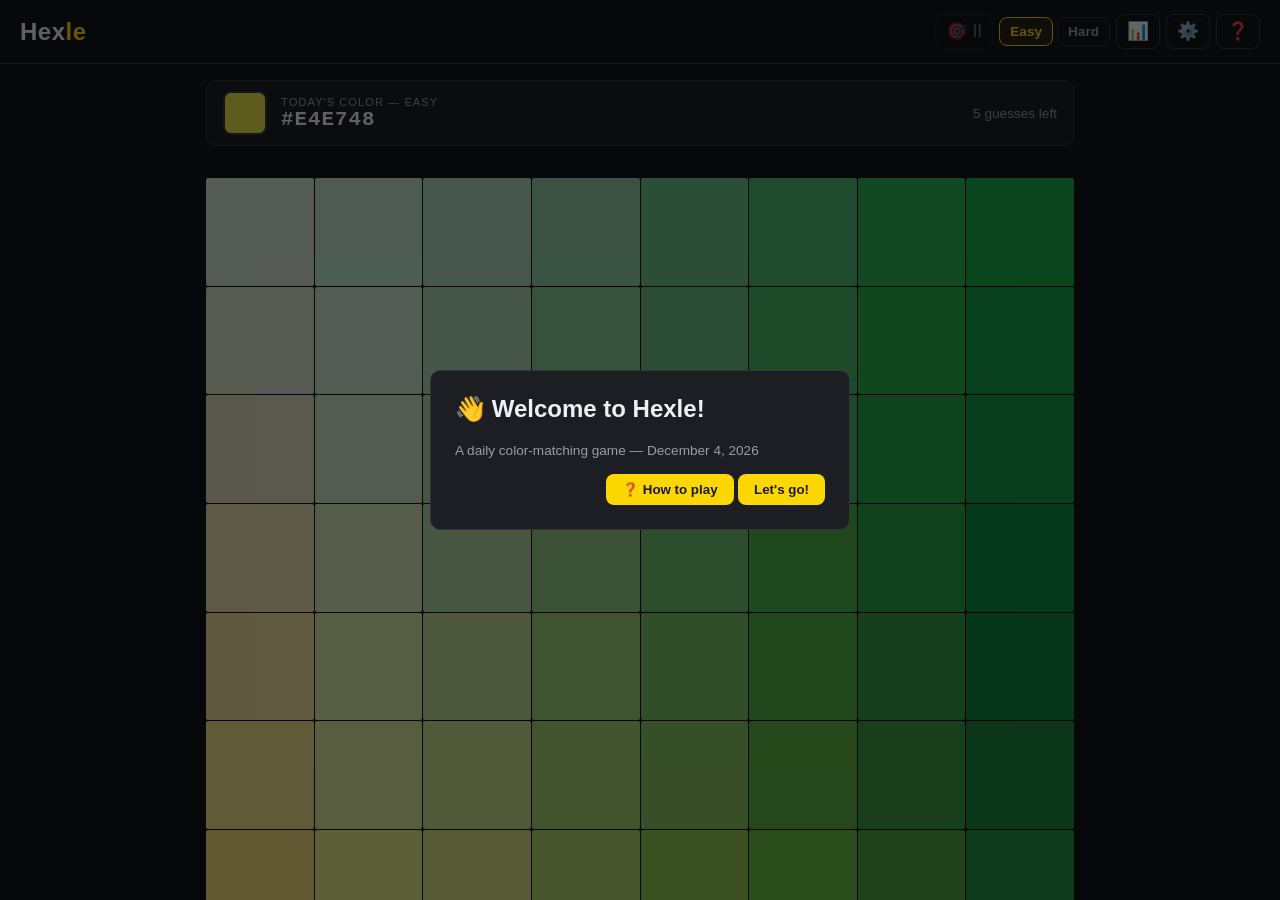
<file: index.html>
<!DOCTYPE html>
<html lang="en">
<head>
<meta charset="UTF-8">
<meta name="viewport" content="width=device-width, initial-scale=1.0">
<title>Hexle — Daily Color Guessing Game</title>
<meta name="description" content="Hexle is a free daily color-guessing game. You get a hex color and 5 tries to find the matching swatch on the grid — a new color every day, plus two practice rounds that don't count toward your streak.">
<link rel="canonical" href="https://hexle.us/">
<meta name="google-site-verification" content="bbJclyEYlvQSypvbv7do6s0xHoVHU6PsBIfWQsyJv6g" />

<!-- Open Graph / social link previews -->
<meta property="og:type" content="website">
<meta property="og:url" content="https://hexle.us/">
<meta property="og:title" content="Hexle — Daily Color Guessing Game">
<meta property="og:description" content="Guess today's hex color in 5 tries. A free daily puzzle game, Wordle-style but for color.">
<meta property="og:site_name" content="Hexle">
<!-- 1200x675 (16:9) wordmark -- the large-card size Reddit/Discord/iMessage/Slack/X expect -->
<meta property="og:image" content="https://hexle.us/icons/hexle-wordmark-1200x675.png">
<meta property="og:image:width" content="1200">
<meta property="og:image:height" content="675">
<meta property="og:image:alt" content="Hexle — daily color guessing game">

<meta name="twitter:card" content="summary_large_image">
<meta name="twitter:title" content="Hexle — Daily Color Guessing Game">
<meta name="twitter:description" content="Guess today's hex color in 5 tries. A free daily puzzle game, Wordle-style but for color.">
<meta name="twitter:image" content="https://hexle.us/icons/hexle-wordmark-1200x675.png">
<meta name="twitter:image:alt" content="Hexle — daily color guessing game">

<!-- Structured data -- helps search engines understand this is a free, playable game -->
<script type="application/ld+json">
{
  "@context": "https://schema.org",
  "@type": "WebApplication",
  "name": "Hexle",
  "url": "https://hexle.us",
  "description": "A free daily color-guessing game -- match today's hex color in 5 tries.",
  "applicationCategory": "Game",
  "operatingSystem": "Any",
  "offers": { "@type": "Offer", "price": "0", "priceCurrency": "USD" }
}
</script>

<!-- Google Search's favicon crawler prefers a raster icon >=48x48 over SVG,
     and only uses one favicon per site -- this 96x96 PNG is listed first
     so it wins that pick, while the SVG/smaller PNGs stay for browsers'
     own tab-icon rendering, which does support multiple/scalable icons. -->
<link rel="icon" type="image/png" sizes="96x96" href="favicon-96.png">
<link rel="icon" type="image/png" sizes="48x48" href="favicon-48.png">
<link rel="icon" type="image/svg+xml" href="favicon.svg">
<link rel="icon" type="image/png" sizes="32x32" href="favicon-32.png">
<link rel="icon" type="image/png" sizes="16x16" href="favicon-16.png">
<link rel="apple-touch-icon" href="apple-touch-icon.png">
<link rel="manifest" href="manifest.webmanifest">
<meta name="theme-color" content="#121316">
<meta name="apple-mobile-web-app-capable" content="yes">
<meta name="apple-mobile-web-app-status-bar-style" content="black-translucent">
<meta name="apple-mobile-web-app-title" content="Hexle">
<link rel="stylesheet" href="style.css">
<!-- Cloudflare Web Analytics --><script type='module' src='https://static.cloudflareinsights.com/beacon.min.js' data-cf-beacon='{"token": "f6941b6179d745a7a39e403154f3e8da"}'></script><!-- End Cloudflare Web Analytics -->
</head>
<body>
<div class="app-shell">
<header class="topbar">
  <h1>Hex<span class="accent">le</span></h1>
  <div class="topbar-actions">
    <button id="practice-btn" class="icon-btn" title="Practice puzzles" aria-label="Practice puzzles">🎯 II</button>
    <div id="mode-switcher" class="mode-switcher">
      <button data-mode="easy" class="mode-btn">Easy</button>
      <button data-mode="hard" class="mode-btn">Hard</button>
    </div>
    <button id="stats-btn" class="icon-btn" title="Stats" aria-label="Stats">📊</button>
    <button id="settings-btn" class="icon-btn" title="Settings" aria-label="Settings">⚙️</button>
    <button id="help-btn" class="icon-btn" title="How to play" aria-label="How to play">❓</button>
    <button id="install-btn" class="icon-btn" title="Add to Home Screen" aria-label="Add to Home Screen" hidden>📲</button>
  </div>
</header>

<main>
  <div class="fixed-top">
    <section class="prompt-card">
      <div id="prompt-swatch" class="prompt-swatch"></div>
      <div class="prompt-main">
        <div id="prompt-label" class="prompt-label">Today's color</div>
        <div id="prompt-hex" class="prompt-hex">#000000</div>
      </div>
      <div id="target-name-reveal" class="target-name-reveal"></div>
      <div id="attempts-remaining" class="attempts-remaining">5 guesses left</div>
    </section>
    <section id="latest-guess" class="latest-guess"></section>
  </div>

  <div class="grid-scroll-area">
    <section id="history" class="history"></section>
    <div class="grid-pan-wrapper">
      <section id="grid-container" class="grid-container"></section>
    </div>
    <div id="grid-footer" class="grid-footer"></div>
  </div>
</main>
</div>

<div id="modal-backdrop" class="modal-backdrop hidden">
  <div id="modal" class="modal"></div>
</div>

<script src="colors-data.js"></script>
<script src="targets.js"></script>
<script src="app.js"></script>
<script>
if ("serviceWorker" in navigator) {
  window.addEventListener("load", () => {
    navigator.serviceWorker.register("sw.js").catch(() => {});
  });
}
</script>
</body>
</html>
</file>
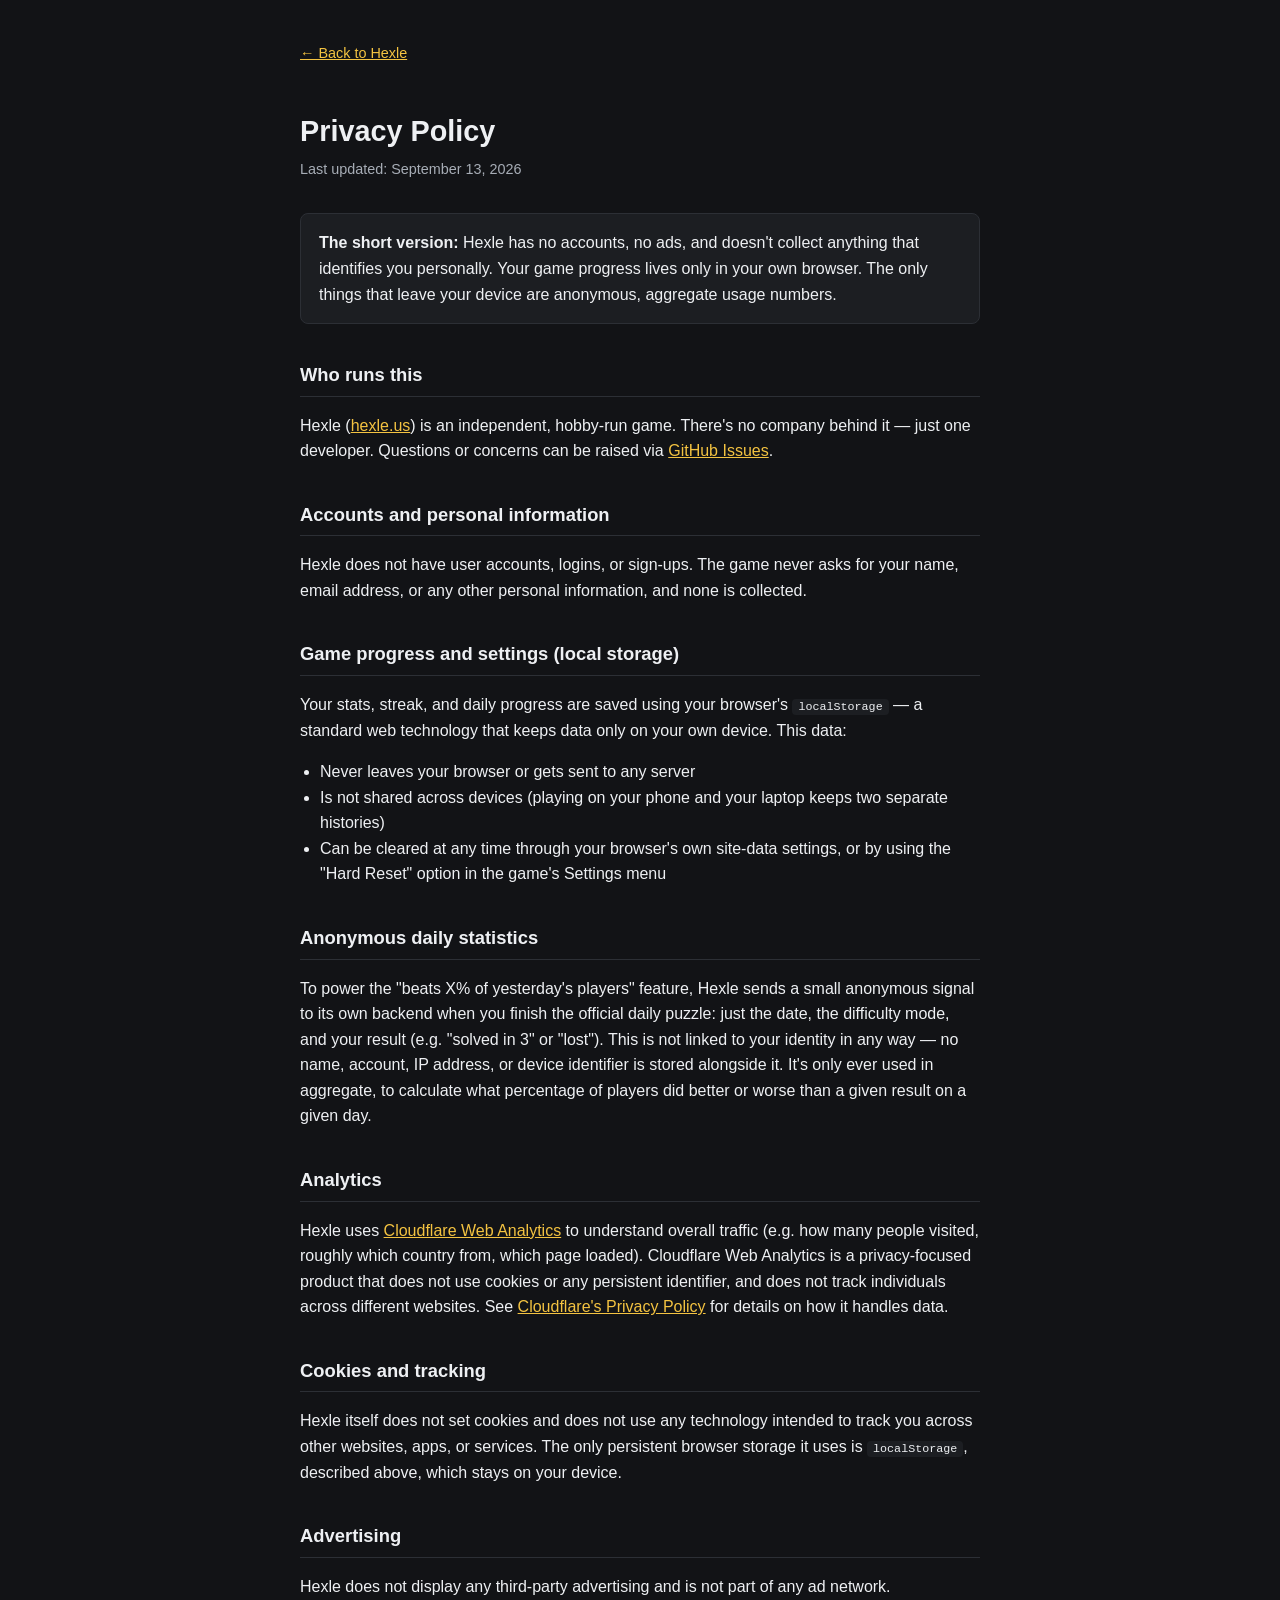
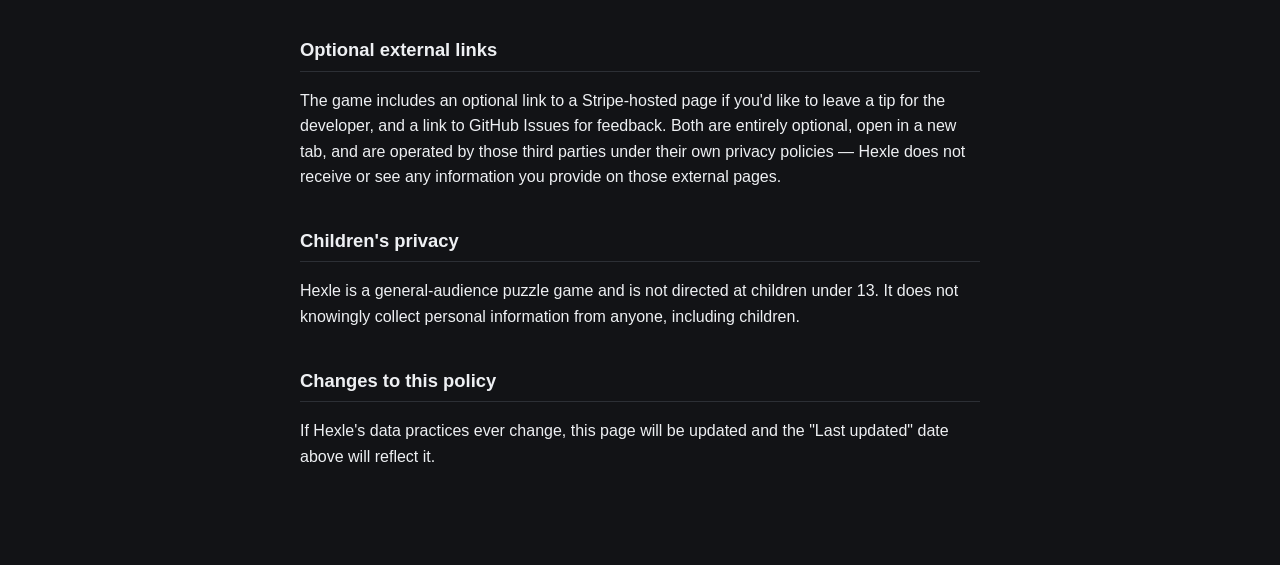
<file: privacy.html>
<!DOCTYPE html>
<html lang="en">
<head>
<meta charset="UTF-8">
<meta name="viewport" content="width=device-width, initial-scale=1.0">
<title>Privacy Policy — Hexle</title>
<meta name="robots" content="index,follow">
<link rel="icon" type="image/svg+xml" href="favicon.svg">
<link rel="canonical" href="https://hexle.us/privacy.html">
<style>
  :root {
    --bg: #121316;
    --bg-elevated: #1c1e22;
    --text: #eef0f3;
    --text-dim: #a7adb6;
    --border: #2c2f35;
    --accent: #f4c341;
  }
  * { box-sizing: border-box; }
  body {
    margin: 0;
    background: var(--bg);
    color: var(--text);
    font-family: -apple-system, BlinkMacSystemFont, "Segoe UI", Roboto, Helvetica, Arial, sans-serif;
    line-height: 1.6;
  }
  .wrap {
    max-width: 720px;
    margin: 0 auto;
    padding: 40px 20px 80px;
  }
  a { color: var(--accent); }
  h1 {
    font-size: 1.8rem;
    margin-bottom: 4px;
  }
  .updated {
    color: var(--text-dim);
    font-size: 0.9rem;
    margin-bottom: 32px;
  }
  h2 {
    font-size: 1.15rem;
    margin-top: 36px;
    margin-bottom: 8px;
    border-bottom: 1px solid var(--border);
    padding-bottom: 6px;
  }
  p, li { color: var(--text); }
  ul { padding-left: 20px; }
  .back-link {
    display: inline-block;
    margin-bottom: 24px;
    font-size: 0.9rem;
  }
  .summary-box {
    background: var(--bg-elevated);
    border: 1px solid var(--border);
    border-radius: 8px;
    padding: 16px 18px;
    margin-bottom: 28px;
  }
  .summary-box p { margin: 0; }
  code {
    background: var(--bg-elevated);
    padding: 1px 6px;
    border-radius: 4px;
    font-size: 0.9em;
  }
</style>
</head>
<body>
<div class="wrap">
  <a class="back-link" href="/">← Back to Hexle</a>
  <h1>Privacy Policy</h1>
  <div class="updated">Last updated: September 13, 2026</div>

  <div class="summary-box">
    <p><strong>The short version:</strong> Hexle has no accounts, no ads, and doesn't collect anything that identifies you personally. Your game progress lives only in your own browser. The only things that leave your device are anonymous, aggregate usage numbers.</p>
  </div>

  <h2>Who runs this</h2>
  <p>Hexle (<a href="https://hexle.us">hexle.us</a>) is an independent, hobby-run game. There's no company behind it — just one developer. Questions or concerns can be raised via <a href="https://github.com/clamb9289/Hexle/issues/new" target="_blank" rel="noopener">GitHub Issues</a>.</p>

  <h2>Accounts and personal information</h2>
  <p>Hexle does not have user accounts, logins, or sign-ups. The game never asks for your name, email address, or any other personal information, and none is collected.</p>

  <h2>Game progress and settings (local storage)</h2>
  <p>Your stats, streak, and daily progress are saved using your browser's <code>localStorage</code> — a standard web technology that keeps data only on your own device. This data:</p>
  <ul>
    <li>Never leaves your browser or gets sent to any server</li>
    <li>Is not shared across devices (playing on your phone and your laptop keeps two separate histories)</li>
    <li>Can be cleared at any time through your browser's own site-data settings, or by using the "Hard Reset" option in the game's Settings menu</li>
  </ul>

  <h2>Anonymous daily statistics</h2>
  <p>To power the "beats X% of yesterday's players" feature, Hexle sends a small anonymous signal to its own backend when you finish the official daily puzzle: just the date, the difficulty mode, and your result (e.g. "solved in 3" or "lost"). This is not linked to your identity in any way — no name, account, IP address, or device identifier is stored alongside it. It's only ever used in aggregate, to calculate what percentage of players did better or worse than a given result on a given day.</p>

  <h2>Analytics</h2>
  <p>Hexle uses <a href="https://www.cloudflare.com/web-analytics/" target="_blank" rel="noopener">Cloudflare Web Analytics</a> to understand overall traffic (e.g. how many people visited, roughly which country from, which page loaded). Cloudflare Web Analytics is a privacy-focused product that does not use cookies or any persistent identifier, and does not track individuals across different websites. See <a href="https://www.cloudflare.com/privacypolicy/" target="_blank" rel="noopener">Cloudflare's Privacy Policy</a> for details on how it handles data.</p>

  <h2>Cookies and tracking</h2>
  <p>Hexle itself does not set cookies and does not use any technology intended to track you across other websites, apps, or services. The only persistent browser storage it uses is <code>localStorage</code>, described above, which stays on your device.</p>

  <h2>Advertising</h2>
  <p>Hexle does not display any third-party advertising and is not part of any ad network.</p>

  <h2>Optional external links</h2>
  <p>The game includes an optional link to a Stripe-hosted page if you'd like to leave a tip for the developer, and a link to GitHub Issues for feedback. Both are entirely optional, open in a new tab, and are operated by those third parties under their own privacy policies — Hexle does not receive or see any information you provide on those external pages.</p>

  <h2>Children's privacy</h2>
  <p>Hexle is a general-audience puzzle game and is not directed at children under 13. It does not knowingly collect personal information from anyone, including children.</p>

  <h2>Changes to this policy</h2>
  <p>If Hexle's data practices ever change, this page will be updated and the "Last updated" date above will reflect it.</p>
</div>
</body>
</html>
</file>
<file: style.css>
:root {
  --bg: #121316;
  --bg-elevated: #1c1e23;
  --border: #34363c;
  --text: #eef0f3;
  --text-dim: #9a9ea8;
  --accent: #ffd700;
  --up: #ff6b6b;
  --down: #4dabf7;
  --ok: #51cf66;
  --danger: #ff6b6b;
  --radius: 10px;
  font-family: -apple-system, BlinkMacSystemFont, "Segoe UI", Roboto, Helvetica, Arial, sans-serif;
}

* { box-sizing: border-box; }

html, body {
  height: 100%;
  overflow: hidden;
}

body {
  margin: 0;
  background: var(--bg);
  color: var(--text);
}

.app-shell {
  display: flex;
  flex-direction: column;
  height: 100vh; /* fallback for browsers without dvh support */
  /* mobile browsers calculate 100vh as if their address bar were always
     hidden, even when it's showing -- combined with overflow:hidden on
     body, that clipped the bottom of the grid behind the real toolbar.
     dvh recalculates live as the toolbar shows/hides, so this always
     matches the actual visible area. */
  height: 100dvh;
}

.topbar {
  display: flex;
  align-items: center;
  justify-content: space-between;
  padding: 14px 20px;
  border-bottom: 1px solid var(--border);
  background: var(--bg);
  flex-shrink: 0;
}

.topbar h1 {
  margin: 0;
  font-size: 1.5rem;
  letter-spacing: 0.5px;
}
.topbar h1 .accent { color: var(--accent); }

.topbar-actions { display: flex; align-items: center; flex-wrap: wrap; gap: 6px; row-gap: 8px; }

.icon-btn {
  background: none;
  border: 1px solid var(--border);
  border-radius: 8px;
  font-size: 1.1rem;
  padding: 6px 10px;
  cursor: pointer;
  color: var(--text);
}
.icon-btn:hover { background: var(--bg-elevated); }
.icon-btn:disabled { opacity: 0.4; cursor: not-allowed; }
.icon-btn:disabled:hover { background: none; }

main {
  max-width: 900px;
  margin: 0 auto;
  width: 100%;
  flex: 1;
  min-height: 0;
  display: flex;
  flex-direction: column;
  overflow: hidden;
}

.fixed-top {
  flex-shrink: 0;
  padding: 16px 16px 0;
}

.grid-scroll-area {
  flex: 1;
  min-height: 0;
  /* vertical only -- history and the grid scroll up/down together as one
     unit, but never sideways. Horizontal panning (for a zoomed-in grid) is
     scoped to .grid-pan-wrapper below instead, so history can't be dragged
     off-screen sideways along with it. */
  overflow-y: auto;
  overflow-x: hidden;
  padding: 16px;
  scrollbar-width: none; /* Firefox */
}
.grid-scroll-area::-webkit-scrollbar { display: none; } /* Chrome/Safari/Edge */

.grid-pan-wrapper {
  overflow-x: auto;
  overflow-y: hidden; /* this wrapper has no fixed height of its own, so
                          nothing vertical ever actually gets clipped here --
                          this just keeps the browser from also treating it
                          as a vertical scroll container */
  scrollbar-width: none;
}
.grid-pan-wrapper::-webkit-scrollbar { display: none; }

/* centers the grid within the scroll area when it's narrower than the
   available width -- e.g. zoomed out below 100%, where #grid-container's
   explicit JS-set width (see setZoom()) would otherwise leave it flush left */
.grid-container {
  margin: 0 auto;
}

/* mode switcher lives in the topbar now, alongside the icon buttons --
   sized to match .icon-btn rather than the standalone full-width treatment
   it used to have as its own row */

.mode-switcher {
  display: flex;
  gap: 4px;
}
.mode-btn {
  background: none;
  border: 1px solid var(--border);
  color: var(--text-dim);
  border-radius: 8px;
  padding: 6px 10px;
  font-size: 0.85rem;
  font-weight: 700;
  cursor: pointer;
}
.mode-btn:hover { background: var(--bg-elevated); }
.mode-btn.active {
  border-color: var(--accent);
  color: var(--accent);
  background: rgba(255, 215, 0, 0.08);
}

/* welcome banner content renders inside the shared #modal (see
   renderWelcomeBanner() in app.js), not a dedicated element -- these are
   just the bits particular to its content. */
.banner-title { margin: 0 0 4px; font-weight: 700; }
.banner-sub { margin: 0 0 6px; color: var(--text-dim); font-size: 0.85rem; }
.modal .thanks-link { display: inline-block; margin-top: 8px; }

/* "on fire" -- current streak equals your all-time best, so the glow is a
   standing state (it'll show every day you're at or above your prior
   record), not a one-off animation tied to the exact moment you hit it --
   that moment gets the bigger confetti pop instead (see launchConfetti).
   Scoped to this inner wrapper, not the shared .modal itself, so it can
   never leak into Settings/Stats/Help when the modal's reused for those. */
.welcome-fire-wrap {
  border: 1px solid var(--border);
  border-radius: var(--radius);
  padding: 12px;
  text-align: center;
}
@keyframes on-fire-glow {
  0%, 100% { box-shadow: 0 0 8px 1px rgba(255, 140, 66, 0.35); border-color: rgba(255, 140, 66, 0.6); }
  50% { box-shadow: 0 0 22px 4px rgba(255, 140, 66, 0.65); border-color: #ff8c42; }
}
.welcome-fire-wrap.on-fire {
  animation: on-fire-glow 2.2s ease-in-out infinite;
}

.grid-footer {
  text-align: center;
  padding: 20px 0 8px;
}
.thanks-link {
  color: var(--accent);
  font-weight: 600;
  text-decoration: none;
  font-size: 0.95rem;
  cursor: pointer;
}
.thanks-link:hover { text-decoration: underline; }

.prompt-card {
  background: var(--bg-elevated);
  border: 1px solid var(--border);
  border-radius: var(--radius);
  padding: 10px 16px;
  margin-bottom: 16px;
  display: flex;
  align-items: center;
  flex-wrap: wrap;
  gap: 6px 14px;
}

/* pinned copy of the most recent guess -- lives in .fixed-top so it's
   always visible without scrolling, gold-tinted to read as "this is the
   one that's always here", distinct from the plain rows scrolling below */
.latest-guess:empty { display: none; }
.latest-guess { margin-bottom: 16px; }
.latest-guess .history-row {
  background: rgba(255, 215, 0, 0.08);
  border-color: var(--accent);
}

.prompt-main {
  display: flex;
  flex-direction: column;
  min-width: 0;
}
.prompt-label {
  color: var(--text-dim);
  font-size: 0.7rem;
  text-transform: uppercase;
  letter-spacing: 1px;
}
.prompt-hex {
  font-family: "SFMono-Regular", Consolas, "Liberation Mono", Menlo, monospace;
  font-size: 1.3rem;
  font-weight: 700;
  letter-spacing: 1px;
}
.target-name-reveal {
  flex: 1;
  text-align: center;
  font-size: 1rem;
  font-weight: 700;
  color: var(--accent);
  margin: 0;
  opacity: 0;
  transform: translateY(8px);
  transition: opacity 1.6s ease, transform 1.6s ease;
}
.target-name-reveal.visible {
  opacity: 1;
  transform: translateY(0);
}
.attempts-remaining {
  margin: 0 0 0 auto;
  color: var(--text-dim);
  font-size: 0.85rem;
  white-space: nowrap;
}

.squares-away-badge {
  font-family: monospace;
  font-size: 0.8rem;
  font-weight: 700;
  color: var(--accent);
  white-space: nowrap;
}

.squares-away-diagram {
  display: grid;
  grid-template-columns: repeat(5, 32px);
  grid-template-rows: repeat(5, 32px);
  gap: 3px;
  margin: 10px auto;
  width: fit-content;
}
.away-cell {
  display: flex;
  align-items: center;
  justify-content: center;
  background: var(--bg);
  border: 1px solid var(--border);
  border-radius: 4px;
  font-family: monospace;
  font-weight: 700;
  font-size: 0.9rem;
}
.away-cell-1 {
  color: var(--text);
  border-color: rgba(255, 215, 0, 0.6);
}
.away-cell-2 {
  color: var(--text-dim);
  border-color: var(--border);
}
.away-cell-x {
  background: var(--accent);
  color: #1a1a1a;
  font-weight: 800;
  border-color: var(--accent);
}

.history {
  display: flex;
  flex-direction: column;
  gap: 8px;
  margin-bottom: 16px;
}
.history:empty { display: none; }
.history-row {
  display: flex;
  align-items: center;
  gap: 14px;
  background: var(--bg-elevated);
  border: 1px solid var(--border);
  border-radius: 8px;
  padding: 8px 12px;
  font-size: 0.9rem;
}
.history-left {
  display: flex;
  align-items: center;
  gap: 10px;
  flex-shrink: 0;
}
.history-swatch {
  width: 28px;
  height: 28px;
  border-radius: 5px;
  border: 1px solid var(--border);
  flex-shrink: 0;
}
/* max-width caps a long name so it wraps onto its own extra line
   within this column, instead of pushing the hex/closeness/hints
   group off the right edge of the screen entirely */
.history-name { font-weight: 600; min-width: 110px; max-width: 140px; overflow-wrap: break-word; }

/* hex/closeness/away/hints spread evenly across the remaining row width,
   instead of clumping left with one big gap before a right-pinned group */
.history-info {
  display: flex;
  align-items: center;
  flex: 1;
  justify-content: space-between;
  gap: 12px;
  flex-wrap: wrap;
  row-gap: 4px;
  min-width: 0;
}

/* hex-label and hex-value are separate flex children on purpose: when the
   row is too narrow for both, hex-value wraps to its own line while
   "HEX #" stays put -- see prependHistory() */
.history-hex {
  display: flex;
  flex-wrap: wrap;
  column-gap: 4px;
  font-family: monospace;
  color: var(--text-dim);
  min-width: 0;
}
.hex-label { white-space: nowrap; }
.hex-value { white-space: nowrap; color: var(--text); font-weight: 600; }

.no-hints-note {
  color: var(--text-dim);
  font-size: 0.85rem;
  font-style: italic;
  white-space: nowrap;
}

.mini-closeness { display: flex; align-items: center; gap: 6px; }
.mini-closeness-bar-wrap {
  /* fluid, not a single breakpoint jump -- longer (up to 110px) while
     there's room on a wide screen, shrinking continuously as the viewport
     narrows, down to a 40px floor so it never gets unreadably thin */
  width: clamp(40px, 12vw, 110px);
  height: 6px;
  border-radius: 4px;
  background: rgba(255, 255, 255, 0.08);
  overflow: hidden;
}
.mini-closeness-bar {
  height: 100%;
  background: linear-gradient(90deg, var(--down), var(--ok));
}
.mini-closeness-label {
  font-size: 0.78rem;
  color: var(--text-dim);
  font-family: monospace;
  min-width: 32px;
  text-align: right;
}

.prompt-swatch {
  width: 44px;
  height: 44px;
  flex-shrink: 0;
  border-radius: 8px;
  border: 2px solid var(--border);
}

.swatch-grid {
  display: grid;
  /* The board now only shows the 8x15 quadrant of the full 16x30 palette
     that contains today's target (see quadrantColors() in app.js) --
     fixed at 8 columns for the same reason the full board used to stay
     fixed at 16: the color order is a flat list arranged assuming an
     exact wrap width, so reflowing at a breakpoint would rewrap it into a
     jumbled layout instead of just resizing. Squares get smaller via `1fr`
     sizing on narrow viewports instead. */
  grid-template-columns: repeat(8, 1fr);
  gap: 1px;
}

.swatch {
  aspect-ratio: 1 / 1;
  border-radius: 2px;
  border: none;
  cursor: pointer;
  padding: 0;
  min-width: 14px;
}
.swatch:hover {
  transform: scale(1.25);
  z-index: 5;
  position: relative;
  box-shadow: 0 0 0 2px var(--accent);
}
.swatch.used {
  cursor: not-allowed;
  opacity: 0.12;
  filter: grayscale(1);
  transform: none !important;
  box-shadow: none !important;
}

.swatch-grid.disabled .swatch {
  cursor: not-allowed;
  pointer-events: none;
}

.swatch.target-reveal {
  position: relative;
  z-index: 6;
}
.swatch.target-reveal::after {
  content: "";
  position: absolute;
  inset: -7px;
  border-radius: 50%;
  border: 3px solid #fff700;
  box-shadow: 0 0 10px 3px rgba(255, 247, 0, 0.8), 0 0 22px 8px rgba(255, 247, 0, 0.45);
  animation: target-pulse 0.7s ease-in-out infinite;
  pointer-events: none;
}
@keyframes target-pulse {
  0%, 100% {
    border-color: #fff700;
    box-shadow: 0 0 10px 3px rgba(255, 247, 0, 0.8), 0 0 22px 8px rgba(255, 247, 0, 0.45);
    transform: scale(1);
  }
  50% {
    border-color: #ff173d;
    box-shadow: 0 0 12px 4px rgba(255, 23, 61, 0.85), 0 0 26px 10px rgba(255, 23, 61, 0.5);
    transform: scale(1.2);
  }
}

.modal-backdrop {
  position: fixed;
  inset: 0;
  background: rgba(0,0,0,0.6);
  display: flex;
  align-items: center;
  justify-content: center;
  z-index: 100;
  padding: 20px;
}
.modal-backdrop.hidden { display: none; }
.modal {
  background: var(--bg-elevated);
  border: 1px solid var(--border);
  border-radius: var(--radius);
  padding: 24px;
  max-width: 420px;
  width: 100%;
  max-height: 85vh;
  overflow-y: auto;
}
.modal h2 { margin-top: 0; }
.modal a { color: var(--accent); }
.thanks-row { text-align: center; margin-top: 12px; }
.modal .close-row {
  text-align: right;
  margin-top: 16px;
}
.modal button.primary {
  background: var(--accent);
  color: #1a1a1a;
  border: none;
  border-radius: 8px;
  padding: 8px 16px;
  font-weight: 700;
  cursor: pointer;
}
.modal button.primary.danger {
  background: var(--danger);
  color: #1a1a1a;
}

.stats-mode-block + .stats-mode-block {
  margin-top: 20px;
  padding-top: 16px;
  border-top: 1px solid var(--border);
}
.stats-mode-heading {
  margin: 0;
  font-size: 1rem;
  color: var(--accent);
}

.stats-grid {
  display: grid;
  grid-template-columns: repeat(4, 1fr);
  gap: 10px;
  text-align: center;
  margin: 16px 0;
}
.stats-grid .stat-num { font-size: 1.6rem; font-weight: 700; }
.stats-grid .stat-label { font-size: 0.75rem; color: var(--text-dim); }

.dist-row {
  display: flex;
  align-items: center;
  gap: 8px;
  margin-bottom: 6px;
  font-family: monospace;
}
.dist-bar {
  background: var(--border);
  border-radius: 4px;
  height: 18px;
  min-width: 18px;
  display: flex;
  align-items: center;
  justify-content: flex-end;
  padding-right: 6px;
  color: #1a1a1a;
  font-weight: 700;
  font-size: 0.8rem;
}
.dist-bar.win { background: var(--ok); }

.settings-row {
  display: flex;
  align-items: center;
  justify-content: space-between;
  padding: 10px 0;
  border-bottom: 1px solid var(--border);
}
.settings-row:last-child { border-bottom: none; }

.settings-note {
  font-size: 0.8rem;
  color: var(--text-dim);
  margin: -4px 0 8px;
}

.win-banner { color: var(--ok); font-weight: 700; }
.win-superlative {
  font-size: 1.5rem;
  font-weight: 800;
  color: var(--accent);
  text-align: center;
  margin: 0 0 6px;
}
.lose-banner { color: var(--danger); font-weight: 700; }
.percentile-line {
  text-align: center;
  color: var(--text-dim);
  font-size: 0.9rem;
  margin: -4px 0 12px;
}

.mode-cta {
  text-align: center;
  background: rgba(255, 215, 0, 0.08);
  border: 1px solid var(--accent);
  border-radius: var(--radius);
  padding: 12px;
  margin: 12px 0;
}
.mode-cta p { margin: 0 0 8px; font-weight: 600; }
.result-actions { display: flex; gap: 8px; justify-content: center; flex-wrap: wrap; }
.mode-cta-done {
  text-align: center;
  color: var(--text-dim);
  font-size: 0.9rem;
  margin: 12px 0;
}

.confetti-canvas {
  position: fixed;
  inset: 0;
  width: 100vw;
  height: 100vh; /* fallback, see .app-shell's dvh comment above */
  height: 100dvh;
  pointer-events: none;
  z-index: 150;
}

@media (max-width: 480px) {
  .history-name { min-width: 90px; }
  .history-row { flex-wrap: wrap; row-gap: 6px; }
  .history-info { width: 100%; }
}
</file>
